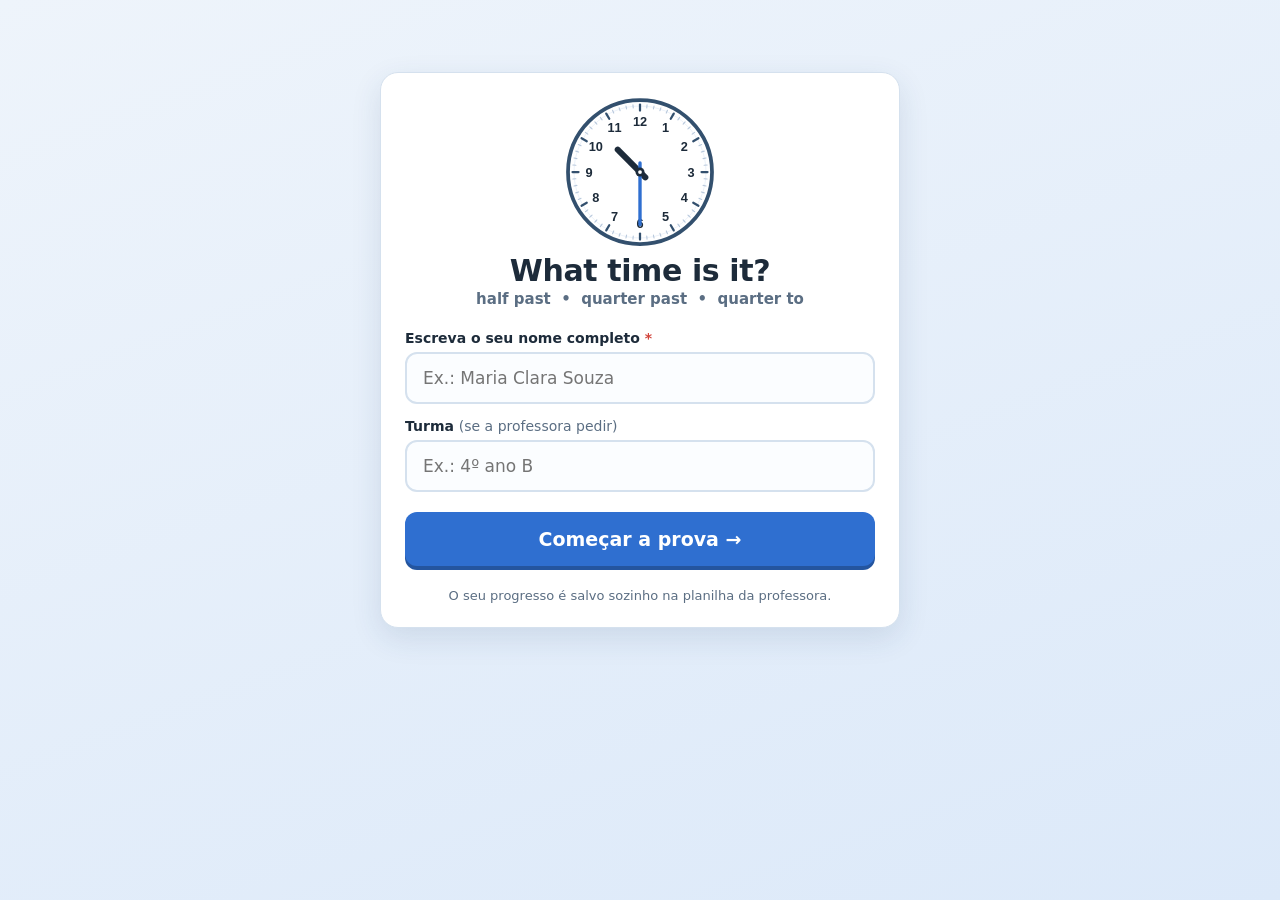
<file: public/index.html>
<!DOCTYPE html>
<html lang="pt-BR">
<head>
<meta charset="utf-8">
<meta name="viewport" content="width=device-width, initial-scale=1">
<title>What time is it? — 4º ano</title>
<link rel="stylesheet" href="styles.css">
<link rel="icon" href="data:image/svg+xml,<svg xmlns='http://www.w3.org/2000/svg' viewBox='0 0 100 100'><text y='.9em' font-size='90'>🕐</text></svg>">
</head>
<body>

<!-- ============ TELA 1: NOME (obrigatório) ============ -->
<section id="tela-inicio" class="tela ativa">
  <div class="cartao cartao-inicio">
    <div class="relogio-capa" id="relogio-capa"></div>
    <h1>What time is it?</h1>
    <p class="sub">half past &nbsp;•&nbsp; quarter past &nbsp;•&nbsp; quarter to</p>

    <form id="form-nome" autocomplete="off">
      <label for="campo-nome">Escreva o seu nome completo <span class="obrigatorio">*</span></label>
      <input id="campo-nome" name="nome" type="text" placeholder="Ex.: Maria Clara Souza" required
             maxlength="60" autocapitalize="words" spellcheck="false">

      <label for="campo-turma">Turma <span class="opcional">(se a professora pedir)</span></label>
      <input id="campo-turma" name="turma" type="text" placeholder="Ex.: 4º ano B" maxlength="30">

      <p class="aviso" id="aviso-nome" hidden>Você precisa escrever o seu nome para começar.</p>
      <button class="botao grande" type="submit">Começar a prova →</button>
    </form>

    <div id="caixa-retomar" class="retomar" hidden>
      <p id="texto-retomar"></p>
      <div class="linha-botoes">
        <button class="botao" id="btn-continuar" type="button">Continuar de onde parei</button>
        <button class="botao secundario" id="btn-recomecar" type="button">Começar tudo de novo</button>
      </div>
    </div>

    <p class="rodape-inicio">O seu progresso é salvo sozinho na planilha da professora.</p>
  </div>
</section>

<!-- ============ TELA 2: PROVA ============ -->
<section id="tela-jogo" class="tela">
  <header class="topo">
    <div class="topo-esq">
      <span class="etiqueta-fase" id="etiqueta-fase">Fase 1</span>
      <span class="titulo-fase" id="titulo-fase"></span>
    </div>
    <div class="topo-dir">
      <span class="placar" id="placar">0 acertos</span>
      <button class="botao-icone" id="btn-som" type="button" title="Ligar/desligar som">🔊</button>
    </div>
  </header>

  <div class="barra"><div class="barra-cheia" id="barra-cheia"></div></div>
  <p class="contador" id="contador">Pergunta 1 de 12</p>

  <main class="cartao cartao-jogo">
    <p class="enunciado" id="enunciado"></p>
    <div class="palco-relogio" id="palco-relogio"></div>
    <div id="area-resposta"></div>
    <div class="feedback" id="feedback" hidden></div>
  </main>

  <footer class="rodape-jogo">
    <button class="botao grande" id="btn-principal" type="button"></button>
    <span class="salvo" id="salvo"></span>
  </footer>
</section>

<!-- ============ TELA 3: FIM DE FASE ============ -->
<section id="tela-intervalo" class="tela">
  <div class="cartao cartao-intervalo">
    <div class="selo" id="selo-intervalo">⭐</div>
    <h2 id="titulo-intervalo"></h2>
    <p class="nota-fase" id="nota-intervalo"></p>
    <p class="proxima" id="proxima-intervalo"></p>
    <button class="botao grande" id="btn-proxima-fase" type="button">Continuar →</button>
  </div>
</section>

<!-- ============ TELA 4: RESULTADO FINAL ============ -->
<section id="tela-fim" class="tela">
  <div class="cartao cartao-fim">
    <div class="selo" id="selo-fim">🏆</div>
    <h2>Well done, <span id="nome-fim"></span>!</h2>
    <p class="nota-final" id="nota-final"></p>

    <div class="grade-fases" id="grade-fases"></div>

    <h3 class="titulo-revisao">Para estudar em casa</h3>
    <div id="lista-erros" class="lista-erros"></div>

    <p class="rodape-fim">A sua prova já foi salva na planilha da professora. ✔</p>
    <button class="botao secundario" id="btn-sair" type="button">Sair</button>
  </div>
</section>

<script src="config.js"></script>
<script src="app.js"></script>
</body>
</html>
</file>
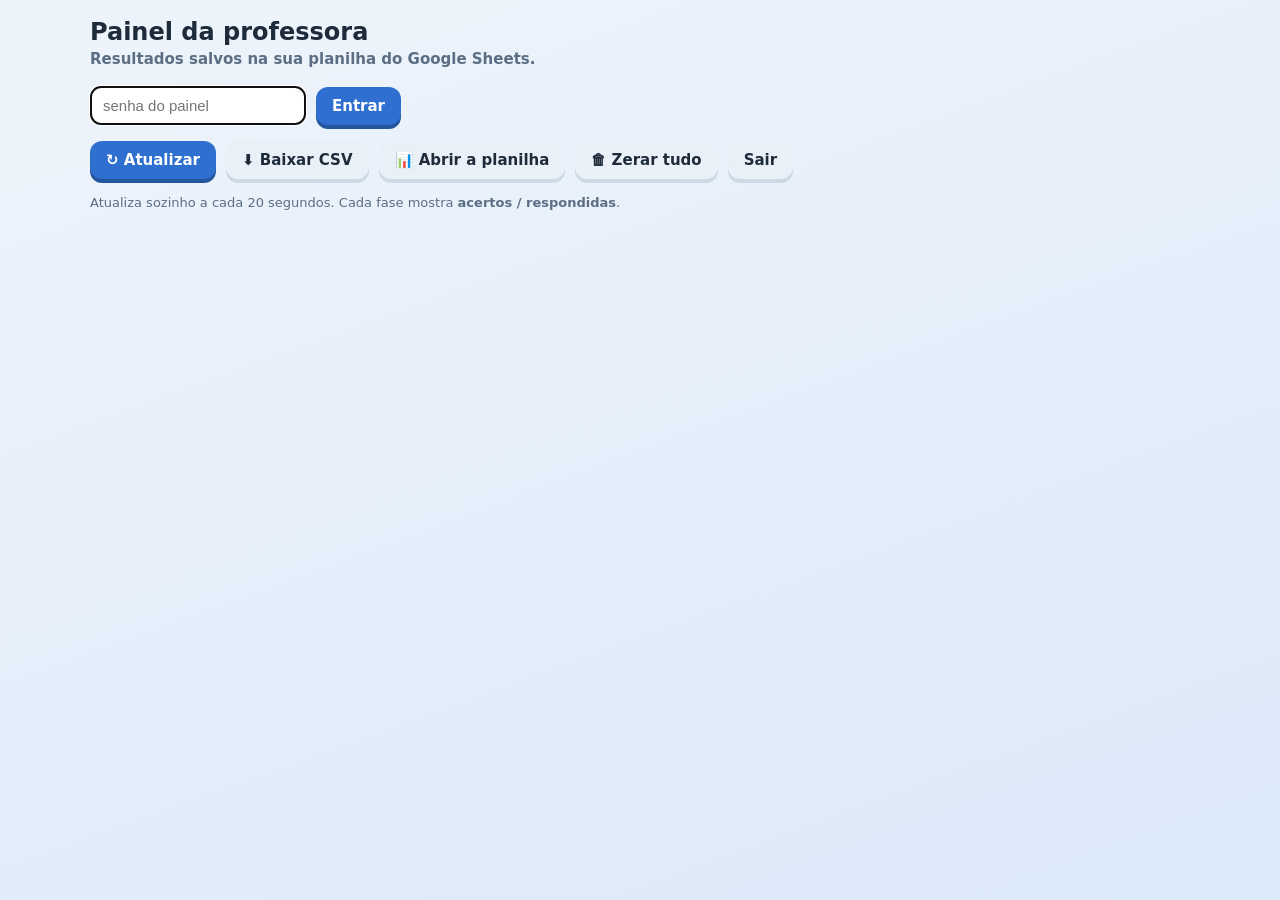
<file: public/painel.html>
<!DOCTYPE html>
<html lang="pt-BR">
<head>
<meta charset="utf-8">
<meta name="viewport" content="width=device-width, initial-scale=1">
<title>Painel da professora — What time is it?</title>
<link rel="stylesheet" href="styles.css">
<style>
  .painel{max-width:1100px;margin:0 auto}
  .painel h1{font-size:24px;margin:0 0 4px}
  .painel .sub{text-align:left;margin-bottom:18px}
  .acoes{display:flex;gap:10px;flex-wrap:wrap;margin-bottom:16px;align-items:center}
  .acoes .botao{font-size:15px;padding:10px 16px}
  table{width:100%;border-collapse:collapse;background:#fff;border-radius:14px;overflow:hidden;box-shadow:var(--sombra)}
  th,td{padding:10px 12px;text-align:left;font-size:14px;border-bottom:1px solid var(--borda)}
  th{background:#f2f7fd;font-size:12px;text-transform:uppercase;letter-spacing:.3px;color:var(--texto-suave)}
  td.nome{font-weight:700}
  .tag{display:inline-block;padding:3px 9px;border-radius:999px;font-size:12px;font-weight:800}
  .tag.ok{background:var(--verde-claro);color:#146c45}
  .tag.andando{background:#fff3da;color:#8a5f0d}
  .nota{font-weight:800}
  .vazio{background:#fff;border-radius:14px;padding:30px;text-align:center;color:var(--texto-suave);font-weight:600;box-shadow:var(--sombra)}
  .legenda{font-size:13px;color:var(--texto-suave);margin-top:14px}
</style>
</head>
<body>
<section class="tela ativa">
  <div class="painel">
    <h1>Painel da professora</h1>
    <p class="sub">Resultados salvos na sua planilha do Google Sheets.</p>

    <form id="form-senha" class="acoes" autocomplete="off">
      <input id="campo-senha" type="password" placeholder="senha do painel"
             style="padding:10px 12px;border:1px solid var(--borda);border-radius:10px;font-size:15px">
      <button class="botao" type="submit">Entrar</button>
      <span id="aviso-senha" style="font-size:13px;color:#d2453c"></span>
    </form>

    <div class="acoes" id="acoes" hidden>
      <button class="botao" id="btn-atualizar" type="button">↻ Atualizar</button>
      <button class="botao secundario" id="btn-csv" type="button">⬇ Baixar CSV</button>
      <a class="botao secundario" id="link-planilha" href="#" target="_blank" rel="noopener"
         style="text-decoration:none" hidden>📊 Abrir a planilha</a>
      <button class="botao secundario" id="btn-zerar" type="button">🗑 Zerar tudo</button>
      <button class="botao secundario" id="btn-sair" type="button">Sair</button>
      <span id="carimbo" style="font-size:13px;color:var(--texto-suave)"></span>
    </div>

    <div id="conteudo"></div>
    <p class="legenda">Atualiza sozinho a cada 20 segundos. Cada fase mostra <b>acertos / respondidas</b>.</p>
  </div>
</section>

<script src="config.js"></script>
<script>
var API = (window.CONFIG && window.CONFIG.API) || '/api';
var CHAVE_LOCAL = 'painel-horas-senha';
var senha = '';
var timer = null;
var ultimos = [];

function $(id){ return document.getElementById(id); }
function escapar(t){return String(t==null?'':t).replace(/[&<>"]/g,function(c){return ({'&':'&amp;','<':'&lt;','>':'&gt;','"':'&quot;'})[c];});}
function hora(iso){ if(!iso) return '—'; var d=new Date(iso);
  return d.toLocaleDateString('pt-BR')+' '+d.toLocaleTimeString('pt-BR',{hour:'2-digit',minute:'2-digit'}); }
function celula(f){ return f && f.feitas ? f.certas+' / '+f.feitas : '—'; }
function urlApi(p){ var q=Object.keys(p).map(function(k){return encodeURIComponent(k)+'='+encodeURIComponent(p[k]);}).join('&');
  return API + (API.indexOf('?')>=0?'&':'?') + q; }

function desenhar(alunos){
  ultimos = alunos;
  $('carimbo').textContent='última leitura: '+new Date().toLocaleTimeString('pt-BR');
  if(!alunos.length){
    $('conteudo').innerHTML='<div class="vazio">Nenhum aluno começou a prova ainda.</div>';
    return;
  }
  var linhas=alunos.map(function(a){
    var pct=a.totalQuestoes?Math.round(a.total/a.totalQuestoes*100):0;
    return '<tr>'+
      '<td class="nome">'+escapar(a.nome)+'</td>'+
      '<td>'+escapar(a.turma)+'</td>'+
      '<td>'+(a.concluido?'<span class="tag ok">terminou</span>':'<span class="tag andando">fase '+escapar(a.faseAtual)+'</span>')+'</td>'+
      '<td>'+celula(a.f1)+'</td><td>'+celula(a.f2)+'</td><td>'+celula(a.f3)+'</td><td>'+celula(a.f4)+'</td>'+
      '<td class="nota">'+a.total+' / '+a.totalQuestoes+(a.concluido?' ('+pct+'%)':'')+'</td>'+
      '<td>'+a.tempoMin+' min</td>'+
      '<td>'+hora(a.atualizado)+'</td>'+
    '</tr>';
  }).join('');
  $('conteudo').innerHTML=
    '<table><thead><tr><th>Aluno</th><th>Turma</th><th>Situação</th>'+
    '<th>Fase 1<br>escolher</th><th>Fase 2<br>montar</th><th>Fase 3<br>escrever</th><th>Fase 4<br>checar</th>'+
    '<th>Total</th><th>Tempo</th><th>Atualizado</th></tr></thead><tbody>'+linhas+'</tbody></table>';
}

function carregar(){
  fetch(urlApi({acao:'turma', chave:senha}),{redirect:'follow'})
    .then(function(r){ return r.json(); })
    .then(function(d){
      if(d.erro){ sair(d.erro); return; }
      if(d.planilha){ $('link-planilha').href=d.planilha; $('link-planilha').hidden=false; }
      desenhar(d.alunos||[]);
    })
    .catch(function(){
      $('conteudo').innerHTML='<div class="vazio">Não consegui falar com a planilha. Confira a internet.</div>';
    });
}

function entrar(nova){
  senha = nova;
  try { localStorage.setItem(CHAVE_LOCAL, nova); } catch(e){}
  $('form-senha').hidden = true;
  $('acoes').hidden = false;
  $('aviso-senha').textContent = '';
  carregar();
  clearInterval(timer);
  timer = setInterval(carregar, 20000);
}

function sair(aviso){
  clearInterval(timer);
  senha = '';
  try { localStorage.removeItem(CHAVE_LOCAL); } catch(e){}
  $('form-senha').hidden = false;
  $('acoes').hidden = true;
  $('conteudo').innerHTML = '';
  $('aviso-senha').textContent = aviso || '';
  $('campo-senha').value = '';
  $('campo-senha').focus();
}

function baixarCsv(){
  var cab=['Nome','Turma','Fase','Concluido','Fase1','Fase2','Fase3','Fase4','Acertos','Questoes','Tempo (min)','Inicio','Atualizado'];
  var par=function(f){ return f && f.feitas ? f.certas+'/'+f.feitas : ''; };
  var linhas=ultimos.map(function(a){ return [
    a.nome,a.turma,a.faseAtual,a.concluido?'sim':'nao',
    par(a.f1),par(a.f2),par(a.f3),par(a.f4),
    a.total,a.totalQuestoes,a.tempoMin,a.inicio,a.atualizado
  ].map(function(c){ return String(c==null?'':c).replace(/;/g,','); }).join(';'); });
  var texto='\ufeff'+[cab.join(';')].concat(linhas).join('\r\n');
  var url=URL.createObjectURL(new Blob([texto],{type:'text/csv;charset=utf-8'}));
  var a=document.createElement('a');
  a.href=url; a.download='turma.csv'; a.click();
  setTimeout(function(){ URL.revokeObjectURL(url); },2000);
}

$('form-senha').addEventListener('submit',function(ev){
  ev.preventDefault();
  var valor=$('campo-senha').value.trim();
  if(!valor){ $('aviso-senha').textContent='digite a senha'; return; }
  entrar(valor);
});
$('btn-atualizar').addEventListener('click',carregar);
$('btn-csv').addEventListener('click',baixarCsv);
$('btn-zerar').addEventListener('click',function(){
  var quantos = ultimos.length;
  if(!confirm('Isso apaga TODOS os '+quantos+' alunos da planilha (as abas Alunos, '+
     'Progresso e Respostas) e nao tem como desfazer.\n\nBaixe o CSV antes, se ainda precisar das notas.\n\nApagar mesmo?')) return;
  $('carimbo').textContent='apagando...';
  fetch(API,{method:'POST',headers:{'Content-Type':'text/plain;charset=utf-8'},
             body:JSON.stringify({acao:'limpar',chave:senha}),redirect:'follow'})
    .then(function(r){ return r.json(); })
    .then(function(d){
      if(d.erro){ $('carimbo').textContent='nao deu: '+d.erro; return; }
      ultimos=[];
      $('carimbo').textContent=(d.linhasApagadas||0)+' linhas apagadas';
      carregar();
    })
    .catch(function(){ $('carimbo').textContent='nao consegui falar com a planilha'; });
});
$('btn-sair').addEventListener('click',function(){ sair(''); });

var guardada='';
try { guardada=localStorage.getItem(CHAVE_LOCAL)||''; } catch(e){}
if(guardada) entrar(guardada); else $('campo-senha').focus();
</script>
</body>
</html>
</file>
<file: public/styles.css>
:root{
  --fundo:#eef4fb;
  --fundo-2:#dce9f9;
  --cartao:#ffffff;
  --texto:#1d2b3a;
  --texto-suave:#5b6e83;
  --borda:#d5e1ee;
  --azul:#2f6fd0;
  --azul-escuro:#24559f;
  --verde:#1e9e63;
  --verde-claro:#e4f7ee;
  --vermelho:#d2453c;
  --vermelho-claro:#fde9e8;
  --amarelo:#f4b740;
  --sombra:0 10px 30px rgba(31,64,104,.12);
  --raio:18px;
}

*{box-sizing:border-box}
html,body{height:100%}
body{
  margin:0;
  font-family:"Segoe UI",system-ui,-apple-system,Arial,sans-serif;
  color:var(--texto);
  background:linear-gradient(160deg,var(--fundo) 0%,var(--fundo-2) 100%);
  background-attachment:fixed;
  -webkit-text-size-adjust:100%;
}

.tela{display:none;min-height:100%;padding:18px 16px 40px}
.tela.ativa{display:block}

.cartao{
  background:var(--cartao);
  border:1px solid var(--borda);
  border-radius:var(--raio);
  box-shadow:var(--sombra);
  padding:24px;
  max-width:720px;
  margin:0 auto;
}

/* ---------- tela de início ---------- */
.cartao-inicio{max-width:520px;margin-top:6vh;text-align:center}
.relogio-capa{display:flex;justify-content:center;margin-bottom:6px}
.relogio-capa svg{width:150px;height:150px}
.cartao-inicio h1{margin:4px 0 2px;font-size:30px;letter-spacing:-.4px}
.sub{margin:0 0 22px;color:var(--texto-suave);font-weight:600;font-size:15px}

form{text-align:left}
label{display:block;font-weight:700;font-size:14px;margin:14px 0 6px}
.obrigatorio{color:var(--vermelho)}
.opcional{font-weight:500;color:var(--texto-suave)}
input[type=text]{
  width:100%;padding:14px 16px;font-size:17px;font-family:inherit;color:inherit;
  border:2px solid var(--borda);border-radius:12px;background:#fbfdff;
}
input[type=text]:focus{outline:none;border-color:var(--azul);background:#fff}
.aviso{color:var(--vermelho);font-weight:700;font-size:14px;margin:10px 0 0}

.botao{
  display:inline-block;border:none;cursor:pointer;font-family:inherit;font-weight:700;
  font-size:17px;padding:14px 22px;border-radius:12px;background:var(--azul);color:#fff;
  box-shadow:0 4px 0 var(--azul-escuro);transition:transform .06s,box-shadow .06s;
}
.botao:hover{background:var(--azul-escuro)}
.botao:active{transform:translateY(3px);box-shadow:0 1px 0 var(--azul-escuro)}
.botao.grande{width:100%;margin-top:20px;font-size:19px;padding:16px}
.botao.secundario{background:#eaf0f7;color:var(--texto);box-shadow:0 4px 0 #cdd9e6}
.botao.secundario:hover{background:#dfe8f2}
.botao[disabled]{opacity:.45;cursor:not-allowed;box-shadow:none;transform:none}
.linha-botoes{display:flex;gap:10px;flex-wrap:wrap;margin-top:12px}
.linha-botoes .botao{flex:1 1 180px;font-size:15px;padding:12px}

.retomar{margin-top:20px;padding:16px;border-radius:14px;background:#fff8e8;border:1px solid #f0dcae;text-align:left}
.retomar p{margin:0;font-weight:600}
.rodape-inicio{margin:22px 0 0;font-size:13px;color:var(--texto-suave)}

/* ---------- topo da prova ---------- */
.topo{
  max-width:720px;margin:0 auto 10px;display:flex;align-items:center;
  justify-content:space-between;gap:12px;
}
.topo-esq,.topo-dir{display:flex;align-items:center;gap:10px}
.etiqueta-fase{background:var(--azul);color:#fff;font-weight:800;font-size:13px;padding:6px 12px;border-radius:999px}
.titulo-fase{font-weight:700;font-size:15px;color:var(--texto-suave)}
.placar{font-weight:800;font-size:14px;color:var(--verde)}
.botao-icone{border:none;background:#fff;border:1px solid var(--borda);border-radius:10px;width:38px;height:38px;font-size:17px;cursor:pointer}

.barra{max-width:720px;margin:0 auto;height:12px;background:#fff;border:1px solid var(--borda);border-radius:999px;overflow:hidden}
.barra-cheia{height:100%;width:0;background:linear-gradient(90deg,#4a9bff,#2f6fd0);border-radius:999px;transition:width .3s}
.contador{max-width:720px;margin:8px auto 14px;font-size:13px;font-weight:600;color:var(--texto-suave);text-align:center}

/* ---------- cartão da pergunta ---------- */
.cartao-jogo{text-align:center;padding-top:18px}
.enunciado{margin:0 0 14px;font-size:18px;font-weight:700}
.enunciado .dica{display:block;font-size:13px;font-weight:600;color:var(--texto-suave);margin-top:4px}
.palco-relogio{display:flex;justify-content:center;margin-bottom:18px}
.palco-relogio svg{width:250px;height:250px;max-width:70vw}

/* opções de múltipla escolha */
.opcoes{display:grid;grid-template-columns:repeat(2,1fr);gap:12px}
.opcao{
  border:2px solid var(--borda);background:#fbfdff;border-radius:14px;padding:16px 12px;
  font-family:inherit;font-size:18px;font-weight:700;cursor:pointer;color:var(--texto);
}
.opcao:hover:not([disabled]){border-color:var(--azul);background:#f2f8ff}
.opcao.certa{border-color:var(--verde);background:var(--verde-claro);color:#146c45}
.opcao.errada{border-color:var(--vermelho);background:var(--vermelho-claro);color:#9d2b24}
.opcao[disabled]{cursor:default;opacity:1}

/* blocos embaralhados */
.linha-montagem{
  min-height:70px;border:2px dashed var(--borda);border-radius:14px;background:#fbfdff;
  display:flex;flex-wrap:wrap;gap:10px;align-items:center;justify-content:center;padding:12px;margin-bottom:16px;
}
.linha-montagem.vazia::after{content:"Toque nos blocos abaixo para montar a frase";color:var(--texto-suave);font-size:14px;font-weight:600}
.banco{display:flex;flex-wrap:wrap;gap:10px;justify-content:center;min-height:56px}
.bloco{
  border:2px solid var(--azul);background:#eaf3ff;color:var(--azul-escuro);border-radius:12px;
  padding:12px 18px;font-family:inherit;font-size:19px;font-weight:800;cursor:pointer;
}
.bloco:hover:not([disabled]){background:#dbeaff}
.bloco.usado{visibility:hidden}
.bloco[disabled]{cursor:default}
.linha-montagem .bloco{border-color:var(--amarelo);background:#fff6e3;color:#8a5f0d}
.linha-montagem.certa .bloco{border-color:var(--verde);background:var(--verde-claro);color:#146c45}
.linha-montagem.errada .bloco{border-color:var(--vermelho);background:var(--vermelho-claro);color:#9d2b24}

/* digitação */
.campo-escrita{
  width:100%;padding:16px;font-size:22px;font-weight:700;text-align:center;font-family:inherit;
  border:2px solid var(--borda);border-radius:14px;background:#fbfdff;color:inherit;
}
.campo-escrita:focus{outline:none;border-color:var(--azul);background:#fff}
.campo-escrita.certa{border-color:var(--verde);background:var(--verde-claro)}
.campo-escrita.errada{border-color:var(--vermelho);background:var(--vermelho-claro)}
.ajuda-teclado{margin:10px 0 0;font-size:13px;color:var(--texto-suave);font-weight:600}

/* checagem (certo / errado) */
.frase-checagem{
  font-size:26px;font-weight:800;padding:14px;border-radius:14px;background:#f5f9ff;
  border:2px solid var(--borda);margin:0 0 18px;
}
.botoes-checagem{display:grid;grid-template-columns:1fr 1fr;gap:12px}
.botao-check{
  border:2px solid var(--borda);background:#fbfdff;border-radius:14px;padding:18px 10px;
  font-family:inherit;font-size:18px;font-weight:800;cursor:pointer;color:var(--texto);
}
.botao-check .icone{display:block;font-size:30px;margin-bottom:4px}
.botao-check.sim:hover:not([disabled]){border-color:var(--verde);background:var(--verde-claro)}
.botao-check.nao:hover:not([disabled]){border-color:var(--vermelho);background:var(--vermelho-claro)}
.botao-check.escolhido-certo{border-color:var(--verde);background:var(--verde-claro)}
.botao-check.escolhido-errado{border-color:var(--vermelho);background:var(--vermelho-claro)}

/* feedback */
.feedback{margin-top:18px;padding:14px 16px;border-radius:14px;font-weight:700;font-size:17px;text-align:left}
.feedback.certo{background:var(--verde-claro);color:#146c45;border:1px solid #b6e5cd}
.feedback.errado{background:var(--vermelho-claro);color:#9d2b24;border:1px solid #f3c4c1}
.feedback .resposta{display:block;margin-top:6px;font-size:20px}

.rodape-jogo{max-width:720px;margin:16px auto 0;text-align:center}
.rodape-jogo .botao{max-width:360px}
.salvo{display:block;margin-top:10px;font-size:12px;color:var(--texto-suave);min-height:16px}

/* ---------- intervalo e fim ---------- */
.cartao-intervalo,.cartao-fim{max-width:560px;margin-top:5vh;text-align:center}
.selo{font-size:60px;line-height:1}
.cartao-intervalo h2,.cartao-fim h2{margin:8px 0 6px;font-size:26px}
.nota-fase,.nota-final{font-size:19px;font-weight:800;color:var(--verde);margin:6px 0}
.proxima{color:var(--texto-suave);font-weight:600;margin:14px 0 0}

.grade-fases{display:grid;grid-template-columns:repeat(2,1fr);gap:10px;margin:18px 0 8px;text-align:left}
.caixa-fase{border:1px solid var(--borda);border-radius:12px;padding:12px;background:#fbfdff}
.caixa-fase b{display:block;font-size:13px;color:var(--texto-suave);text-transform:uppercase;letter-spacing:.3px}
.caixa-fase span{font-size:20px;font-weight:800}

.titulo-revisao{font-size:15px;color:var(--texto-suave);text-transform:uppercase;letter-spacing:.4px;margin:22px 0 8px}
.lista-erros{text-align:left;display:grid;gap:8px}
.erro-item{border:1px solid var(--borda);border-left:5px solid var(--vermelho);border-radius:10px;padding:10px 12px;background:#fff}
.erro-item .voce{display:block;font-size:13px;color:var(--vermelho);font-weight:700}
.erro-item .certo{display:block;font-size:17px;font-weight:800;color:#146c45}
.sem-erros{background:var(--verde-claro);border:1px solid #b6e5cd;border-radius:12px;padding:14px;font-weight:700;color:#146c45;text-align:center}
.rodape-fim{margin:22px 0 4px;font-size:14px;color:var(--texto-suave);font-weight:600}

@media (max-width:520px){
  .opcoes{grid-template-columns:1fr}
  .cartao{padding:18px 14px}
  .palco-relogio svg{width:210px;height:210px}
  .grade-fases{grid-template-columns:1fr}
}
</file>
